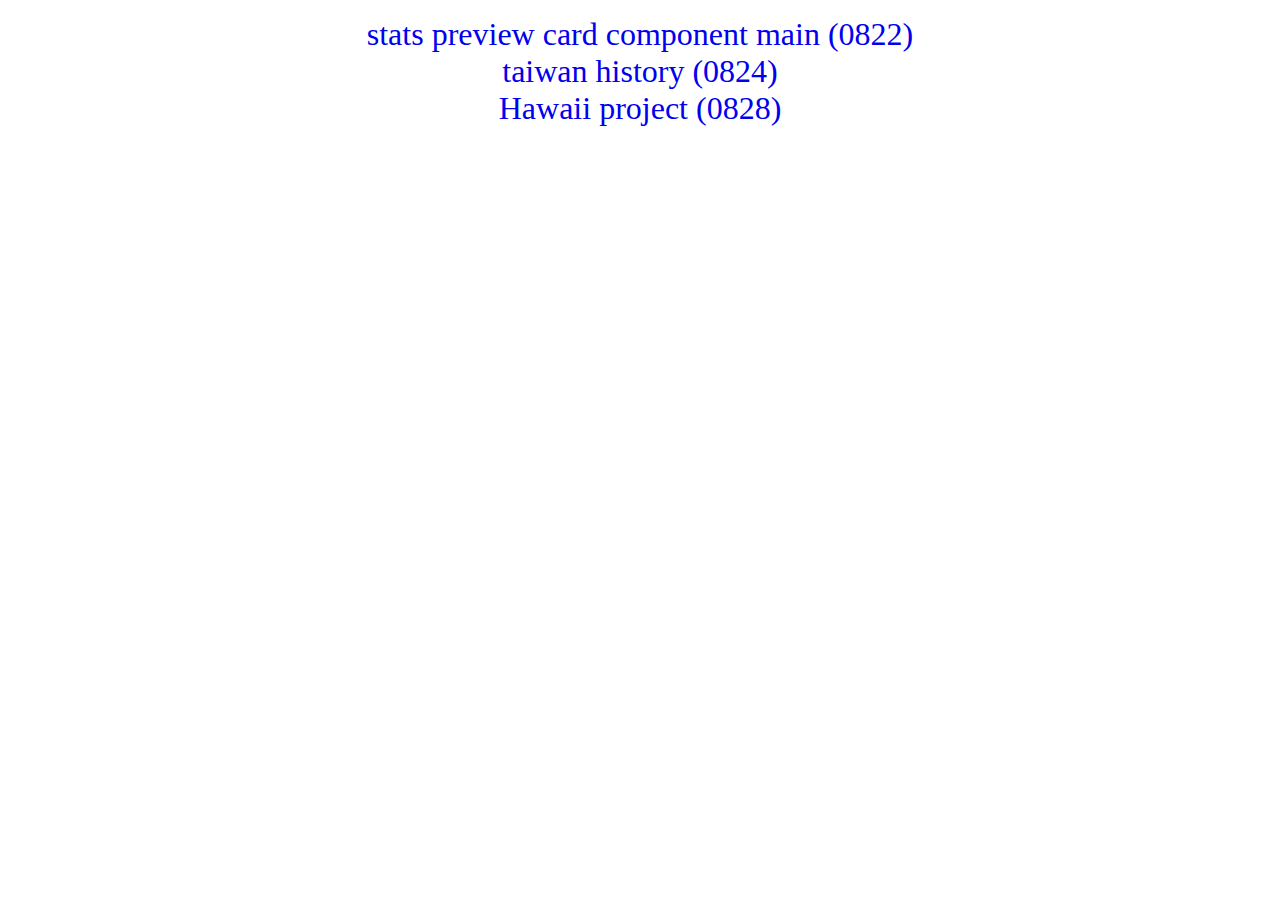
<file: index.html>
<!DOCTYPE html>
<html>
<head>
    <meta charset='utf-8'>
    <meta http-equiv='X-UA-Compatible' content='IE=edge'>
    <title>Page Title</title>
    <meta name='viewport' content='width=device-width, initial-scale=1'>
    <link href="style.css" rel="stylesheet">
</head>
<body>
    <main>
        <div>
            <a href="./stats-preview-card-component-main/index.html">stats preview card component main (0822)</a>
        </div>
        <div>
            <a href="./taiwan-history/index.html">taiwan history (0824)</a>
        </div>
        <div>
            <a href="./Hawaii/index.html">Hawaii project (0828)</a>
        </div>
    </main>
</body>
</html>
</file>
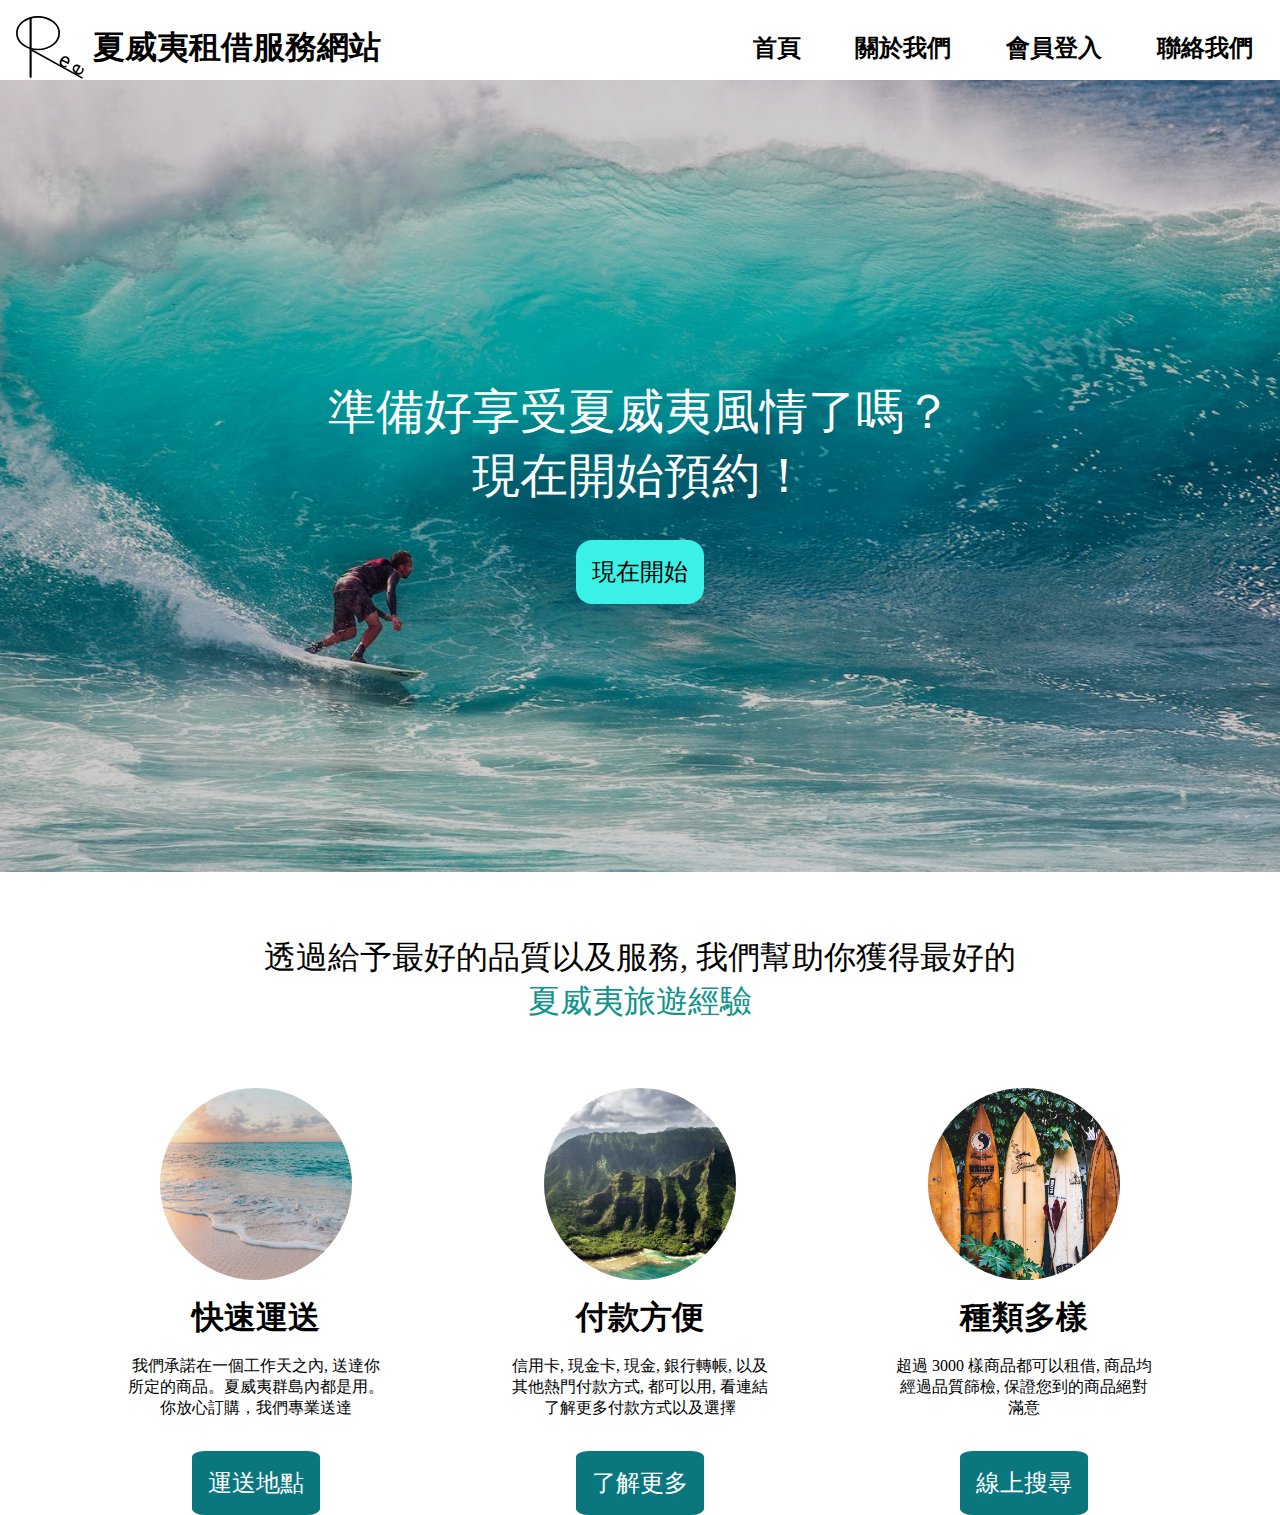
<file: Hawaii/index.html>
<!DOCTYPE html>
<html lang="en">
<head>
    <meta charset="UTF-8">
    <meta http-equiv="X-UA-Compatible" content="IE=edge">
    <meta name="viewport" content="width=device-width, initial-scale=1.0">
    <title>夏威夷租借服務網站</title>
    <meta name="description" content="我們提供夏威夷旅遊出租 例如:衝浪板 車子 帳篷等等">

    <!-- font-family: 'Noto Sans TC', sans-serif; -->
    <link rel="preconnect" href="https://fonts.googleapis.com">
    <link rel="preconnect" href="https://fonts.gstatic.com" crossorigin>
    <link href="https://fonts.googleapis.com/css2?family=Noto+Sans+TC:wght@500&display=swap" rel="stylesheet">

    <link rel="stylesheet" href="./style/style.css">
</head>
<body>
    <header>
        <div class="logo">
            <img src="./Icons/black logo.svg" alt="logo">
            <h1>夏威夷租借服務網站</h1>
        </div>
        <nav>
            <ul>
                <li><a href="./">首頁</a></li>
                <li><a href="./">關於我們</a></li>
                <li><a href="./">會員登入</a></li>
                <li><a href="./">聯絡我們</a></li>
            </ul>
        </nav>
    </header>
    <main>
        <section class="backimage">
            <div class="backfilter">
                <h3>
                準備好享受夏威夷風情了嗎？ <br>
                現在開始預約！
                </h3>
                <button>現在開始</button>
            </div>
        </section>
        <section class=introduction>
            <div class="intro_text">
                透過給予最好的品質以及服務, 我們幫助你獲得最好的<br>
                <span>夏威夷旅遊經驗</span>
            </div>
            <div class="intro_card">
                <div class="content">
                    <img src="./Pictures/sean-o-KMn4VEeEPR8-unsplash.jpg">
                    <h3>快速運送</h3>
                    <p>我們承諾在一個工作天之內, 送達你所定的商品。夏威夷群島內都是用。你放心訂購，我們專業送達</p>
                    <a href="#">運送地點</a>
                </div>
                <div class="content">
                    <img src="./Pictures/braden-jarvis-prSogOoFmkw-unsplash.jpg">
                    <h3>付款方便</h3>
                    <p>信用卡, 現金卡, 現金, 銀行轉帳, 以及其他熱門付款方式, 都可以用, 看連結了解更多付款方式以及選擇</p>
                    <a href="#">了解更多</a>
                </div>
                <div class="content">
                    <img src="./Pictures/tatonomusic-FFCgotROOTY-unsplash.jpg">
                    <h3>種類多樣</h3>
                    <p>超過 3000 樣商品都可以租借, 商品均經過品質篩檢, 保證您到的商品絕對滿意</p>
                    <a href="#">線上搜尋</a>
                </div>
            </div>
        </section>
    </main>
</body>
</html>
</file>
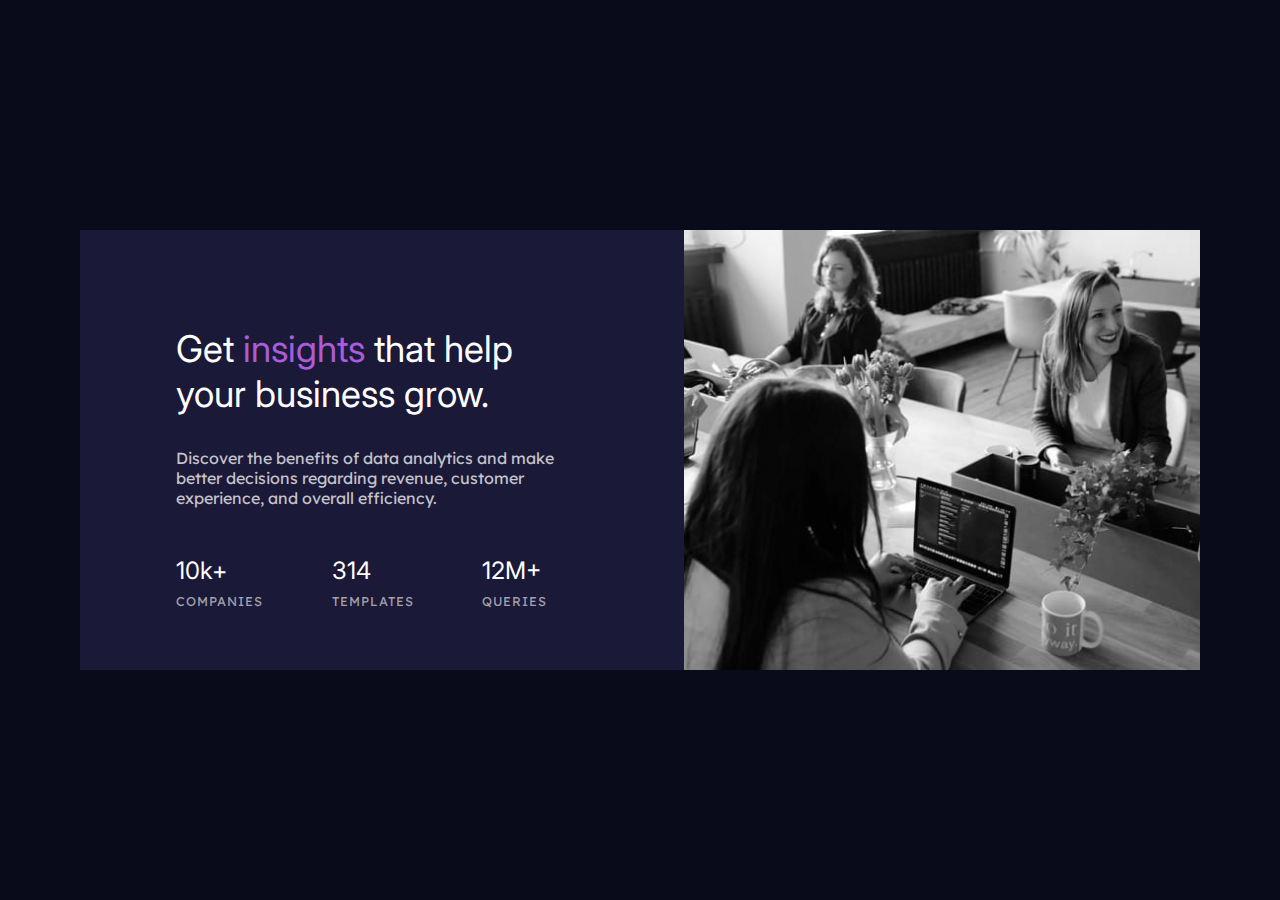
<file: stats-preview-card-component-main/index.html>
<!DOCTYPE html>
<html lang="en">
<head>
    <meta charset="UTF-8">
    <meta name="viewport" content="width=device-width, initial-scale=1.0"> <!-- displays site properly based on user's device -->

    <link rel="icon" type="image/png" sizes="32x32" href="./images/favicon-32x32.png">  
    <title>Frontend Mentor | Stats preview card component</title>

    <!-- Feel free to remove these styles or customise in your own stylesheet 👍 -->
    <style>
        .attribution { font-size: 11px; text-align: center; }
        .attribution a { color: hsl(228, 45%, 44%); }
    </style>

    <!-- Google font -->
    <link rel="preconnect" href="https://fonts.googleapis.com">
    <link rel="preconnect" href="https://fonts.gstatic.com" crossorigin>
    <link href="https://fonts.googleapis.com/css2?family=Inter:wght@700&display=swap" rel="stylesheet">
    <link rel="preconnect" href="https://fonts.googleapis.com">
    <link rel="preconnect" href="https://fonts.gstatic.com" crossorigin>
    <link href="https://fonts.googleapis.com/css2?family=Inter:wght@700&family=Lexend+Deca:wght@200&display=swap" rel="stylesheet">

    <link rel="stylesheet" href="style.css">
</head>
<body>
    <div class="main">
        <div class="container">
            <div class="heading">Get <span class="heading-focus">insights</span> that help your business grow.</div>

            <div class="main_paragraph">
                Discover the benefits of data analytics and make better decisions regarding revenue, customer 
            experience, and overall efficiency.
            </div>
            <div class="stat_headings">
                <div>
                    <div class="stat_headings_focus">10k+</div> 
                    <div class="stat_headings_text">companies</div>                    
                </div>
                <div>
                    <div class="stat_headings_focus">314</div> 
                    <div class="stat_headings_text">templates</div>
                </div>
                <div>
                    <div class="stat_headings_focus">12M+</div>
                    <div class="stat_headings_text">queries</div>
                </div>
            </div>
        </div>
        <!-- for img -->
        <div class="img_container"></div>
    </div>
</body>
</html>


<!--  <div class="attribution">
            Challenge by <a href="https://www.frontendmentor.io?ref=challenge" target="_blank">Frontend Mentor</a>. 
            Coded by <a href="#">Your Name Here</a>.
        </div> -->
</file>
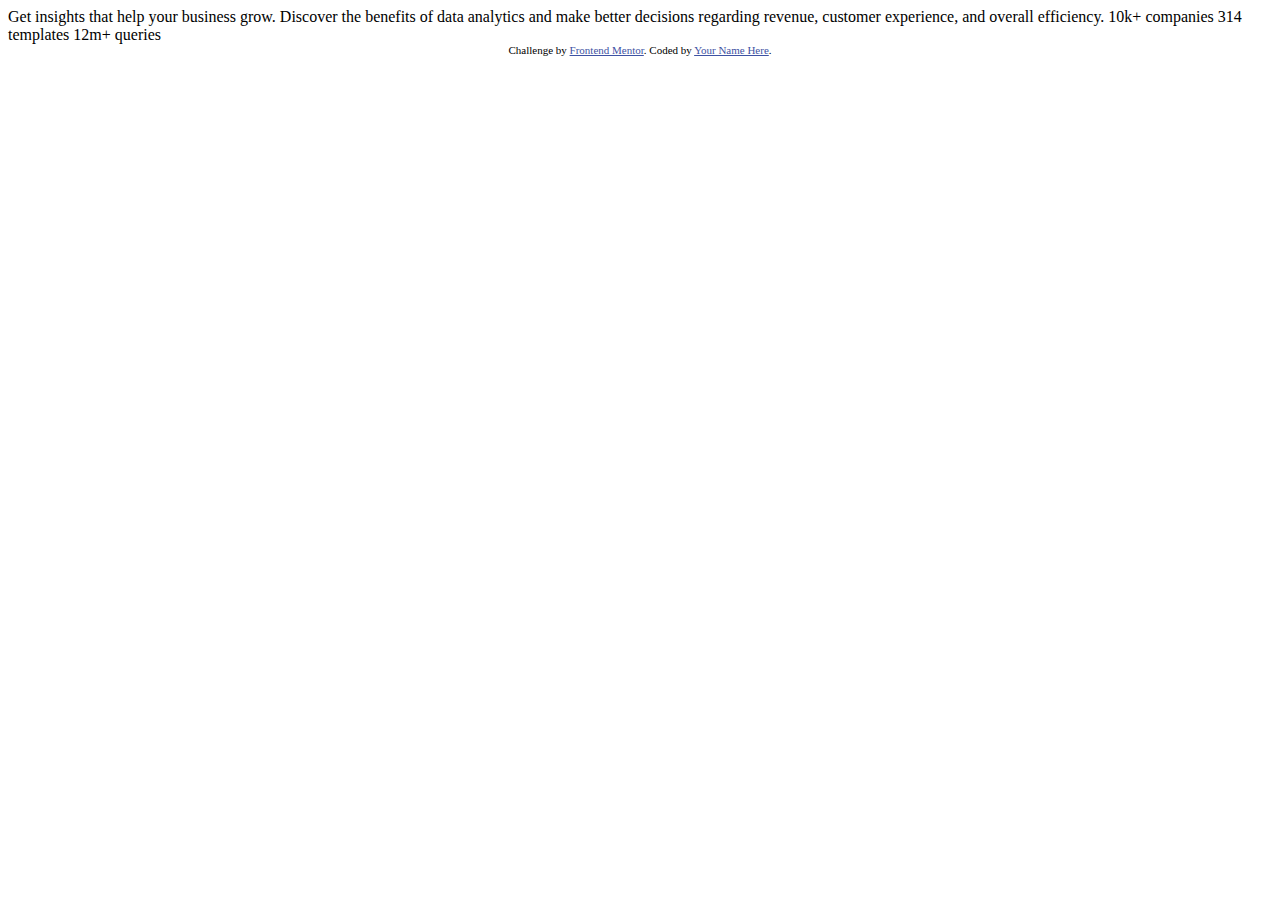
<file: stats-preview-card-component-main/init/index.html>
<!DOCTYPE html>
<html lang="en">
<head>
  <meta charset="UTF-8">
  <meta name="viewport" content="width=device-width, initial-scale=1.0"> <!-- displays site properly based on user's device -->

  <link rel="icon" type="image/png" sizes="32x32" href="./images/favicon-32x32.png">
  
  <title>Frontend Mentor | Stats preview card component</title>

  <!-- Feel free to remove these styles or customise in your own stylesheet 👍 -->
  <style>
    .attribution { font-size: 11px; text-align: center; }
    .attribution a { color: hsl(228, 45%, 44%); }
  </style>
</head>
<body>

  Get insights that help your business grow.

  Discover the benefits of data analytics and make better decisions regarding revenue, customer 
  experience, and overall efficiency.

  10k+ companies
  314 templates
  12m+ queries

  <div class="attribution">
    Challenge by <a href="https://www.frontendmentor.io?ref=challenge" target="_blank">Frontend Mentor</a>. 
    Coded by <a href="#">Your Name Here</a>.
  </div>
</body>
</html>
</file>
<file: style.css>
a {
    font-size: 2rem;
    text-decoration: none;
}

main{
    margin-top: 1rem;
    display: flex;
    flex-direction: column;
    align-items: center;
}
</file>
<file: Hawaii/style/style.css>
* {
  padding: 0;
  margin: 0;
  -webkit-box-sizing: border-box;
          box-sizing: border-box;
}

header {
  display: -webkit-box;
  display: -ms-flexbox;
  display: flex;
  -webkit-box-orient: horizontal;
  -webkit-box-direction: normal;
      -ms-flex-direction: row;
          flex-direction: row;
  -webkit-box-align: center;
      -ms-flex-align: center;
          align-items: center;
  -ms-flex-wrap: wrap;
      flex-wrap: wrap;
  margin-top: 1rem;
}

header div.logo {
  margin-left: 1rem;
  -webkit-box-flex: 2;
      -ms-flex-positive: 2;
          flex-grow: 2;
  -ms-flex-preferred-size: 400px;
      flex-basis: 400px;
  display: -webkit-box;
  display: -ms-flexbox;
  display: flex;
  -webkit-box-orient: horizontal;
  -webkit-box-direction: normal;
      -ms-flex-direction: row;
          flex-direction: row;
  -webkit-box-align: center;
      -ms-flex-align: center;
          align-items: center;
}

header div.logo img {
  width: 6vw;
}

header nav {
  -ms-flex-preferred-size: 400px;
      flex-basis: 400px;
  -webkit-box-flex: 1;
      -ms-flex-positive: 1;
          flex-grow: 1;
}

header nav ul {
  display: -webkit-box;
  display: -ms-flexbox;
  display: flex;
  -webkit-box-orient: horizontal;
  -webkit-box-direction: normal;
      -ms-flex-direction: row;
          flex-direction: row;
  list-style-type: none;
  -ms-flex-pack: distribute;
      justify-content: space-around;
}

header nav ul a {
  text-decoration: none;
  font-size: 1.5rem;
  color: black;
  font-weight: bold;
}

main section.backimage {
  width: 100%;
  height: 88vh;
  background-image: url("../Pictures/pexels-photo-416676.jpeg");
  background-size: cover;
  background-repeat: no-repeat;
  background-position: center;
  position: relative;
}

main section.backimage div.backfilter {
  background-color: rgba(0, 0, 0, 0.2);
  width: 100%;
  height: 100%;
  display: -webkit-box;
  display: -ms-flexbox;
  display: flex;
  -webkit-box-orient: vertical;
  -webkit-box-direction: normal;
      -ms-flex-direction: column;
          flex-direction: column;
  -webkit-box-pack: center;
      -ms-flex-pack: center;
          justify-content: center;
  -webkit-box-align: center;
      -ms-flex-align: center;
          align-items: center;
}

main section.backimage div.backfilter h3 {
  color: white;
  text-align: center;
  font-size: 3rem;
  margin: 2rem 0;
  font-weight: lighter;
}

main section.backimage div.backfilter button {
  background-color: #3bf0e5;
  padding: 1rem;
  border-radius: 1rem;
  font-size: 1.5rem;
  border: 0;
  cursor: pointer;
}

main section.introduction {
  display: -webkit-box;
  display: -ms-flexbox;
  display: flex;
  -webkit-box-orient: vertical;
  -webkit-box-direction: normal;
      -ms-flex-direction: column;
          flex-direction: column;
  -webkit-box-align: center;
      -ms-flex-align: center;
          align-items: center;
}

main section.introduction div.intro_text {
  -webkit-box-flex: 1;
      -ms-flex-positive: 1;
          flex-grow: 1;
  font-size: 2rem;
  text-align: center;
  margin: 4rem 0;
}

main section.introduction div.intro_text span {
  color: #12948c;
}

main section.introduction div.intro_card {
  -webkit-box-flex: 3;
      -ms-flex-positive: 3;
          flex-grow: 3;
  width: 80vw;
  display: -webkit-box;
  display: -ms-flexbox;
  display: flex;
  -webkit-box-orient: horizontal;
  -webkit-box-direction: normal;
      -ms-flex-direction: row;
          flex-direction: row;
  -webkit-box-pack: justify;
      -ms-flex-pack: justify;
          justify-content: space-between;
  -ms-flex-wrap: wrap;
      flex-wrap: wrap;
}

main section.introduction div.intro_card img {
  width: 15vw;
  border-radius: 10rem;
}

main section.introduction div.intro_card div.content {
  display: -webkit-box;
  display: -ms-flexbox;
  display: flex;
  -webkit-box-orient: vertical;
  -webkit-box-direction: normal;
      -ms-flex-direction: column;
          flex-direction: column;
  -webkit-box-align: center;
      -ms-flex-align: center;
          align-items: center;
  -webkit-box-pack: justify;
      -ms-flex-pack: justify;
          justify-content: space-between;
  width: 20vw;
}

main section.introduction div.intro_card div.content a {
  text-decoration: none;
  color: black;
  font-size: 1.5rem;
  background-color: #09777d;
  color: white;
  padding: 1rem;
  border-radius: 10%;
}

main section.introduction div.intro_card div.content img {
  margin-bottom: 1rem;
}

main section.introduction div.intro_card div.content h3 {
  margin-bottom: 1rem;
  font-size: 2rem;
}

main section.introduction div.intro_card div.content p {
  text-align: center;
  margin-bottom: 2rem;
}

@media screen and (max-width: 600px) {
  header div.logo img {
    width: 10vw;
  }
  main section.backimage div.backfilter h3 {
    font-size: 2rem;
  }
  main section.backimage div.backfilter button {
    background-color: #3bf0e5;
    padding: 1rem;
    border-radius: 1rem;
    font-size: 1.2rem;
    border: 0;
    cursor: pointer;
  }
  main section.introduction div.intro_text {
    font-size: 1.5rem;
  }
  main section.introduction div.intro_card {
    -webkit-box-orient: vertical;
    -webkit-box-direction: normal;
        -ms-flex-direction: column;
            flex-direction: column;
    -webkit-box-align: center;
        -ms-flex-align: center;
            align-items: center;
  }
  main section.introduction div.intro_card div.content {
    margin: 1.5rem 0;
    width: 50vw;
  }
  main section.introduction div.intro_card div.content img {
    width: 35vw;
  }
}
/*# sourceMappingURL=style.css.map */
</file>
<file: stats-preview-card-component-main/style.css>
@import url('https://fonts.googleapis.com/css?family=Open+Sans&display=swap');

/* * {
    margin: 0;
    padding: 0;
} */

body{
    margin: 0px;
    padding: 0px;
    height: 100vh;
    background-color: hsl(233, 47%, 7%);
    display: flex;
    align-items: center;
    justify-content: center;
}

div.main{
    width: 1120px;
    height: 440px;
    display: flex;
    flex-direction: row;

    position: relative;
}

div.container{
    background-color: hsl(244, 38%, 16%);
    width: 40%;
    display: flex;
    flex-direction: column;
    align-items: flex-start;
    padding: 6rem;

    position: relative;
}

div.img_container{
    width: 50%;
    /* background-color: white; */
    background-image: url("./images/image-header-desktop.jpg");
    background-repeat: no-repeat;
    background-size: cover;
    /* background-position: right; */
}

div.heading{
    color: hsl(0, 0%, 100%);
    font-family: 'Inter', sans-serif;
    font-size: 2.3rem;
}

span.heading-focus{
    color:  hsl(277, 64%, 61%);
}

div.main_paragraph{
    font-size: 1rem;
    color:hsla(0, 0%, 100%, 0.75);
    font-family: 'Lexend Deca', sans-serif;

    position: relative;
    margin-top: 2rem;
}

div.stat_headings{
    margin-top: 3rem;
    width: 90%;
    display: flex;
    flex-direction: row;
    justify-content: space-between;
    color: hsla(0, 0%, 100%, 0.6);
}

div.stat_headings_focus{
    color: hsl(0, 0%, 100%);
    font-family: 'Inter', sans-serif;
    font-size: 1.5rem;
    margin-bottom: 0.5rem;
}

div.stat_headings_text{
    text-transform: uppercase;
    font-size: 0.8rem;
    letter-spacing: 1px;
    font-family: 'Lexend Deca', sans-serif;
}
</file>
